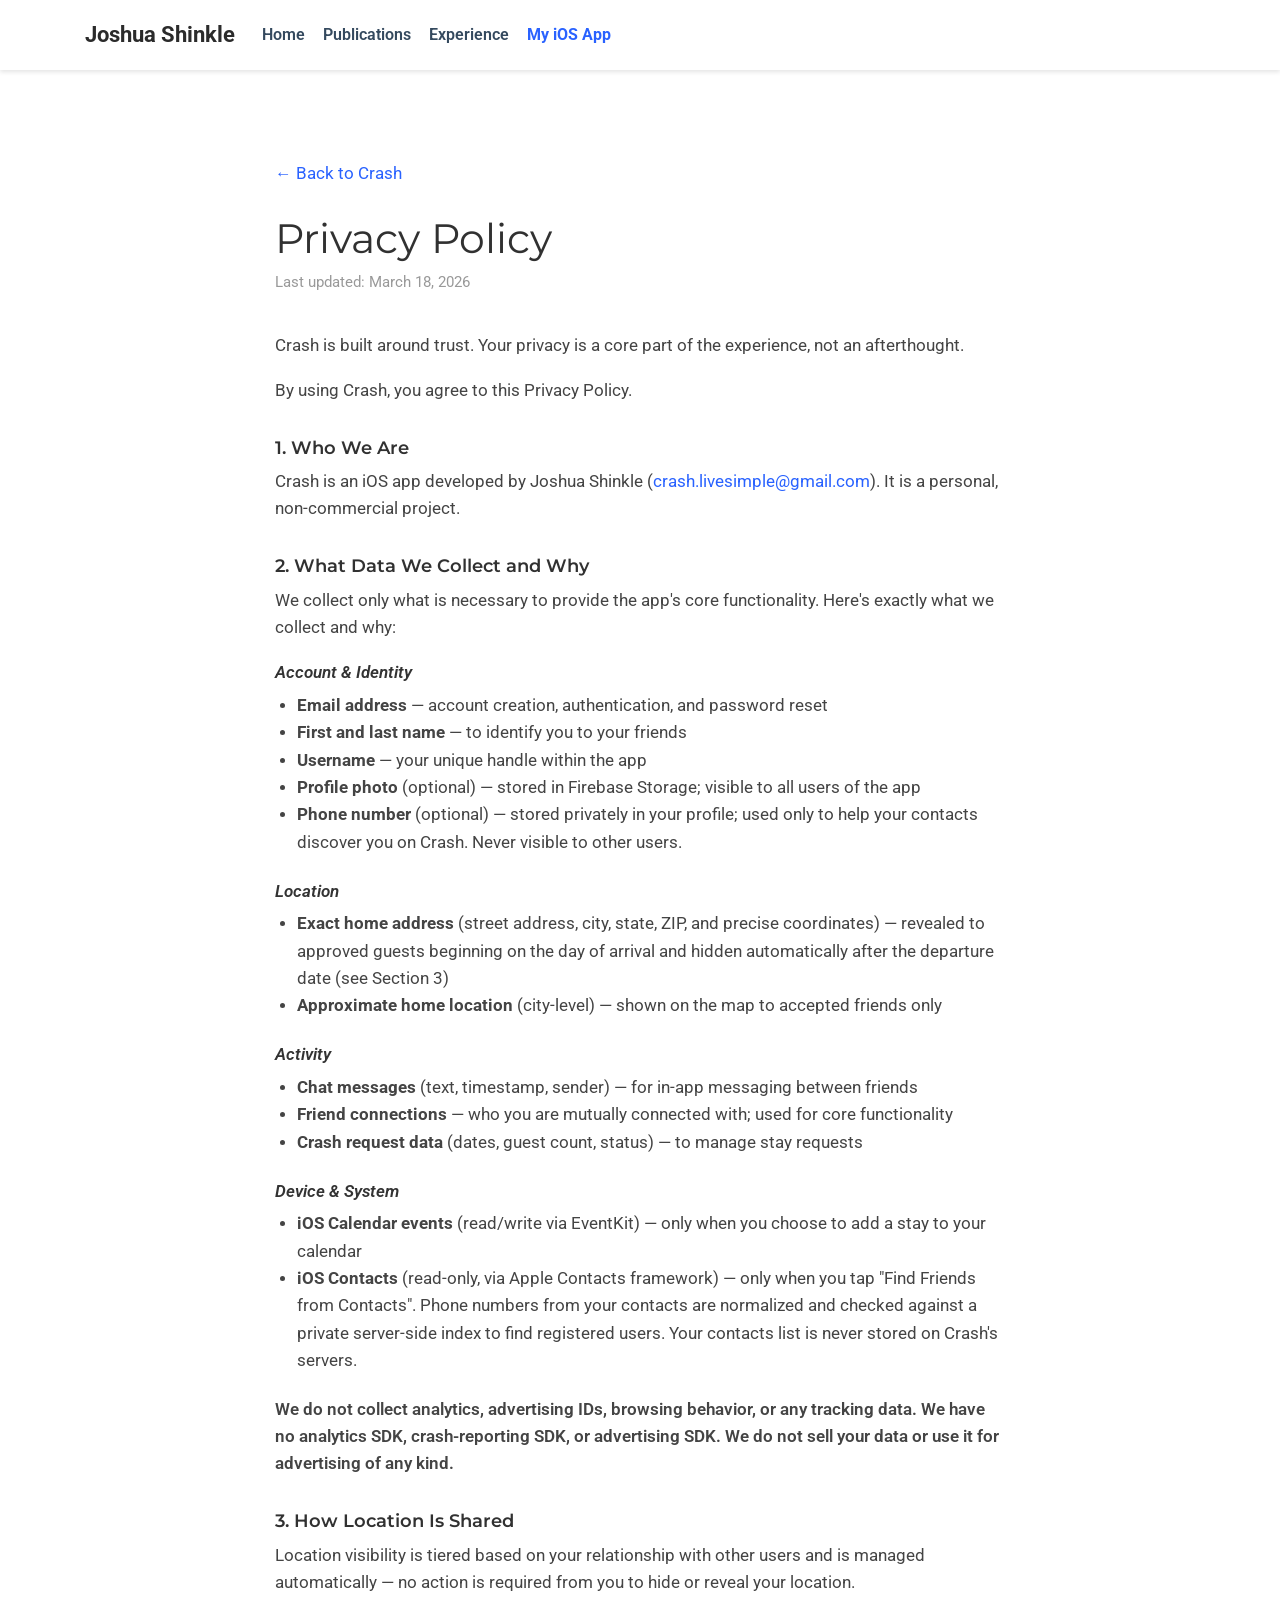
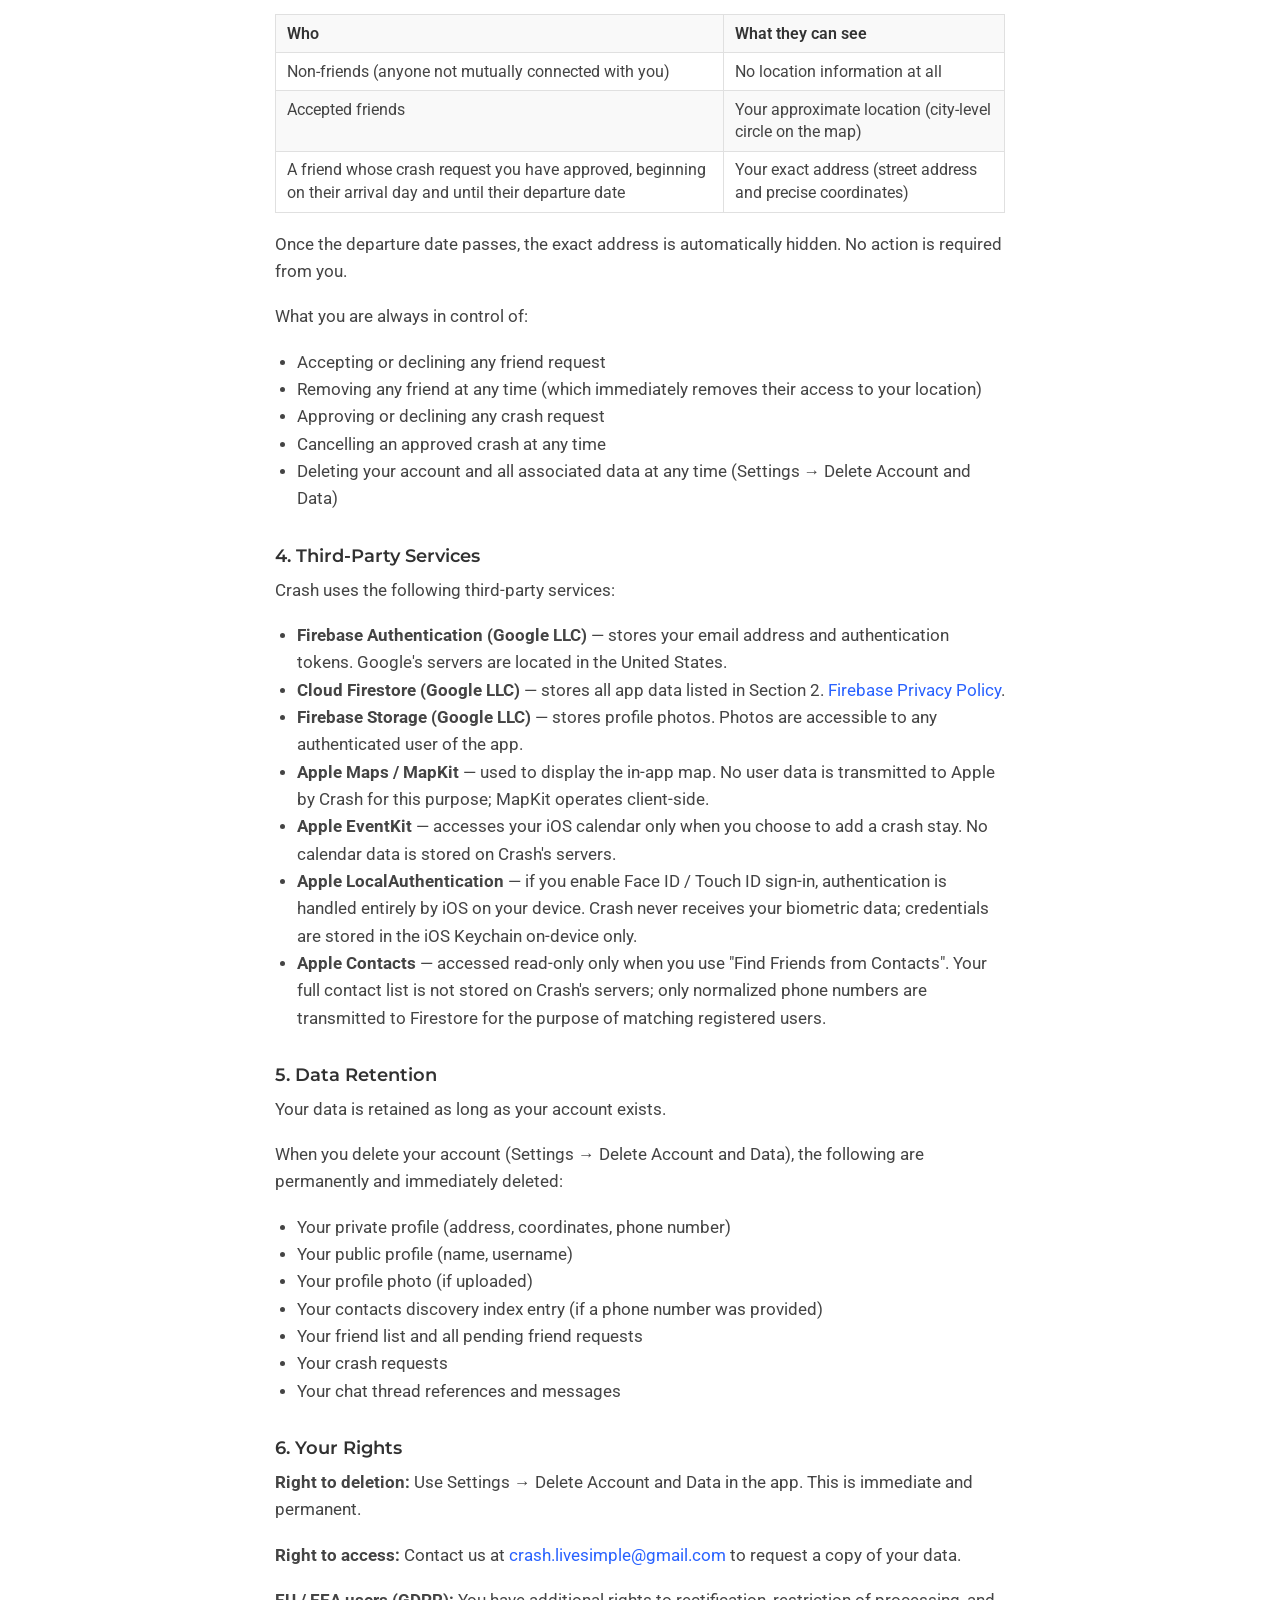
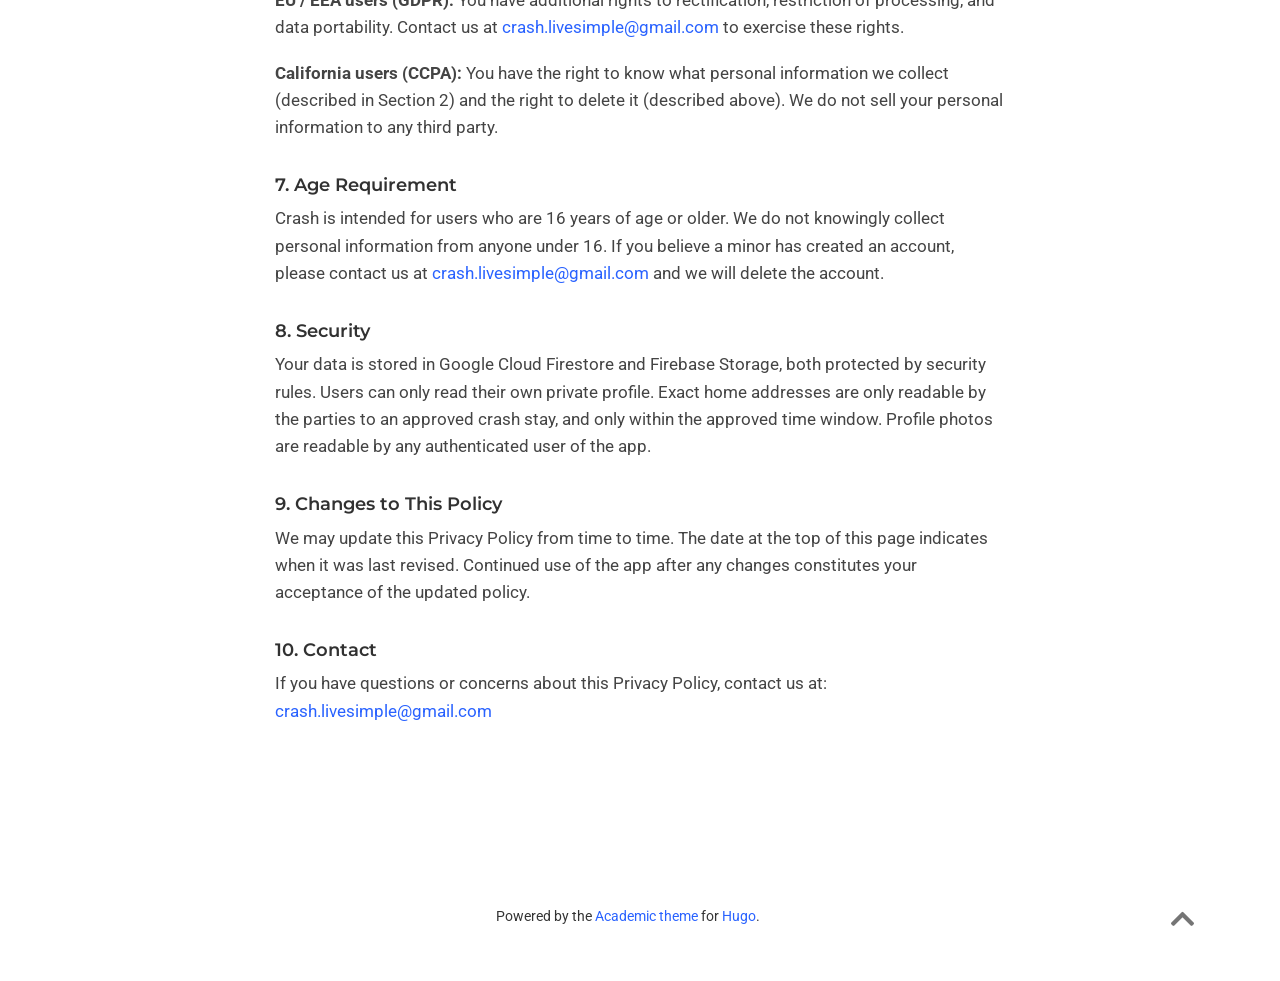
<file: crash/privacy/index.html>
<!DOCTYPE html>
<html lang="en-us">
<head>

  <meta charset="utf-8">
  <meta name="viewport" content="width=device-width, initial-scale=1">
  <meta http-equiv="X-UA-Compatible" content="IE=edge">

  <meta name="author" content="Joshua Shinkle">
  <meta name="description" content="Crash Privacy Policy">
  <meta name="theme-color" content="#2962ff">

  <link rel="stylesheet" href="https://use.fontawesome.com/releases/v5.6.0/css/all.css" integrity="sha384-aOkxzJ5uQz7WBObEZcHvV5JvRW3TUc2rNPA7pe3AwnsUohiw1Vj2Rgx2KSOkF5+h" crossorigin="anonymous">
  <link rel="stylesheet" href="//fonts.googleapis.com/css?family=Montserrat:400,500|Roboto:400,400italic,500|Roboto+Mono">
  <link rel="stylesheet" href="/css/academic.css">
  <link rel="canonical" href="/crash/privacy/">

  <meta property="og:site_name" content="Joshua Shinkle">
  <meta property="og:url" content="/crash/privacy/">
  <meta property="og:title" content="Crash Privacy Policy">
  <meta property="og:locale" content="en-us">

  <title>Privacy Policy – Crash</title>

  <style>
    .privacy-body {
      padding-top: 5rem;
      padding-bottom: 3rem;
    }
    .privacy-body h1 {
      margin-bottom: 0.3rem;
    }
    .last-updated {
      color: #999;
      font-size: 0.85rem;
      margin-bottom: 2rem;
      display: block;
    }
    .privacy-body h3 {
      font-size: 1rem;
      font-weight: 600;
      margin-top: 1.8rem;
      margin-bottom: 0.5rem;
    }
    .privacy-body p,
    .privacy-body li {
      font-size: 0.92rem;
      color: #444;
      line-height: 1.65;
    }
    .privacy-body ul {
      padding-left: 1.2rem;
    }
    .privacy-note {
      font-weight: 600;
      color: #222;
    }
    .data-group {
      margin-bottom: 1.2rem;
    }
    .data-group-label {
      font-weight: 600;
      font-style: italic;
      color: #333;
      font-size: 0.92rem;
      margin-bottom: 0.3rem;
    }
    .location-table {
      width: 100%;
      border-collapse: collapse;
      font-size: 0.88rem;
      margin: 0.8rem 0 1rem;
    }
    .location-table th {
      text-align: left;
      padding: 0.4rem 0.6rem;
      background: #f5f5f5;
      font-weight: 600;
      color: #333;
      border: 1px solid #e0e0e0;
    }
    .location-table td {
      padding: 0.4rem 0.6rem;
      border: 1px solid #e0e0e0;
      color: #444;
      vertical-align: top;
    }
  </style>

</head>
<body id="top">

<nav class="navbar navbar-light fixed-top navbar-expand-lg py-0" id="navbar-main">
  <div class="container">
    <a class="navbar-brand" href="/">Joshua Shinkle</a>
    <button type="button" class="navbar-toggler" data-toggle="collapse"
            data-target="#navbar" aria-controls="navbar" aria-expanded="false" aria-label="Toggle navigation">
      <span><i class="fas fa-bars"></i></span>
    </button>
    <div class="collapse navbar-collapse" id="navbar">
      <ul class="navbar-nav mr-auto">
        <li class="nav-item">
          <a class="nav-link" href="/#about"><span>Home</span></a>
        </li>
        <li class="nav-item">
          <a class="nav-link" href="/#publications"><span>Publications</span></a>
        </li>
        <li class="nav-item">
          <a class="nav-link" href="/#experience"><span>Experience</span></a>
        </li>
        <li class="nav-item">
          <a class="nav-link active" href="/crash/"><span>My iOS App</span></a>
        </li>
      </ul>
      <ul class="navbar-nav ml-auto">
      </ul>
    </div>
  </div>
</nav>

<div class="privacy-body">
  <div class="container">
    <div class="row justify-content-center">
      <div class="col-12 col-md-8">

        <p style="margin-bottom: 1.5rem;"><a href="/crash/">&larr; Back to Crash</a></p>

        <h1>Privacy Policy</h1>
        <span class="last-updated">Last updated: March 18, 2026</span>

        <p>Crash is built around trust. Your privacy is a core part of the experience, not an afterthought.</p>
        <p>By using Crash, you agree to this Privacy Policy.</p>

        <h3>1. Who We Are</h3>
        <p>Crash is an iOS app developed by Joshua Shinkle (<a href="mailto:crash.livesimple@gmail.com">crash.livesimple@gmail.com</a>). It is a personal, non-commercial project.</p>

        <h3>2. What Data We Collect and Why</h3>
        <p>We collect only what is necessary to provide the app's core functionality. Here's exactly what we collect and why:</p>

        <div class="data-group">
          <div class="data-group-label">Account &amp; Identity</div>
          <ul>
            <li><strong>Email address</strong> — account creation, authentication, and password reset</li>
            <li><strong>First and last name</strong> — to identify you to your friends</li>
            <li><strong>Username</strong> — your unique handle within the app</li>
            <li><strong>Profile photo</strong> (optional) — stored in Firebase Storage; visible to all users of the app</li>
            <li><strong>Phone number</strong> (optional) — stored privately in your profile; used only to help your contacts discover you on Crash. Never visible to other users.</li>
          </ul>
        </div>

        <div class="data-group">
          <div class="data-group-label">Location</div>
          <ul>
            <li><strong>Exact home address</strong> (street address, city, state, ZIP, and precise coordinates) — revealed to approved guests beginning on the day of arrival and hidden automatically after the departure date (see Section 3)</li>
            <li><strong>Approximate home location</strong> (city-level) — shown on the map to accepted friends only</li>
          </ul>
        </div>

        <div class="data-group">
          <div class="data-group-label">Activity</div>
          <ul>
            <li><strong>Chat messages</strong> (text, timestamp, sender) — for in-app messaging between friends</li>
            <li><strong>Friend connections</strong> — who you are mutually connected with; used for core functionality</li>
            <li><strong>Crash request data</strong> (dates, guest count, status) — to manage stay requests</li>
          </ul>
        </div>

        <div class="data-group">
          <div class="data-group-label">Device &amp; System</div>
          <ul>
            <li><strong>iOS Calendar events</strong> (read/write via EventKit) — only when you choose to add a stay to your calendar</li>
            <li><strong>iOS Contacts</strong> (read-only, via Apple Contacts framework) — only when you tap "Find Friends from Contacts". Phone numbers from your contacts are normalized and checked against a private server-side index to find registered users. Your contacts list is never stored on Crash's servers.</li>
          </ul>
        </div>

        <p class="privacy-note">We do not collect analytics, advertising IDs, browsing behavior, or any tracking data. We have no analytics SDK, crash-reporting SDK, or advertising SDK. We do not sell your data or use it for advertising of any kind.</p>

        <h3>3. How Location Is Shared</h3>
        <p>Location visibility is tiered based on your relationship with other users and is managed automatically — no action is required from you to hide or reveal your location.</p>

        <table class="location-table">
          <tr>
            <th>Who</th>
            <th>What they can see</th>
          </tr>
          <tr>
            <td>Non-friends (anyone not mutually connected with you)</td>
            <td>No location information at all</td>
          </tr>
          <tr>
            <td>Accepted friends</td>
            <td>Your approximate location (city-level circle on the map)</td>
          </tr>
          <tr>
            <td>A friend whose crash request you have approved, beginning on their arrival day and until their departure date</td>
            <td>Your exact address (street address and precise coordinates)</td>
          </tr>
        </table>

        <p>Once the departure date passes, the exact address is automatically hidden. No action is required from you.</p>

        <p>What you are always in control of:</p>
        <ul>
          <li>Accepting or declining any friend request</li>
          <li>Removing any friend at any time (which immediately removes their access to your location)</li>
          <li>Approving or declining any crash request</li>
          <li>Cancelling an approved crash at any time</li>
          <li>Deleting your account and all associated data at any time (Settings → Delete Account and Data)</li>
        </ul>

        <h3>4. Third-Party Services</h3>
        <p>Crash uses the following third-party services:</p>
        <ul>
          <li><strong>Firebase Authentication (Google LLC)</strong> — stores your email address and authentication tokens. Google's servers are located in the United States.</li>
          <li><strong>Cloud Firestore (Google LLC)</strong> — stores all app data listed in Section 2. <a href="https://firebase.google.com/support/privacy" target="_blank" rel="noopener">Firebase Privacy Policy</a>.</li>
          <li><strong>Firebase Storage (Google LLC)</strong> — stores profile photos. Photos are accessible to any authenticated user of the app.</li>
          <li><strong>Apple Maps / MapKit</strong> — used to display the in-app map. No user data is transmitted to Apple by Crash for this purpose; MapKit operates client-side.</li>
          <li><strong>Apple EventKit</strong> — accesses your iOS calendar only when you choose to add a crash stay. No calendar data is stored on Crash's servers.</li>
          <li><strong>Apple LocalAuthentication</strong> — if you enable Face ID / Touch ID sign-in, authentication is handled entirely by iOS on your device. Crash never receives your biometric data; credentials are stored in the iOS Keychain on-device only.</li>
          <li><strong>Apple Contacts</strong> — accessed read-only only when you use "Find Friends from Contacts". Your full contact list is not stored on Crash's servers; only normalized phone numbers are transmitted to Firestore for the purpose of matching registered users.</li>
        </ul>

        <h3>5. Data Retention</h3>
        <p>Your data is retained as long as your account exists.</p>
        <p>When you delete your account (Settings → Delete Account and Data), the following are permanently and immediately deleted:</p>
        <ul>
          <li>Your private profile (address, coordinates, phone number)</li>
          <li>Your public profile (name, username)</li>
          <li>Your profile photo (if uploaded)</li>
          <li>Your contacts discovery index entry (if a phone number was provided)</li>
          <li>Your friend list and all pending friend requests</li>
          <li>Your crash requests</li>
          <li>Your chat thread references and messages</li>
        </ul>

        <h3>6. Your Rights</h3>
        <p><strong>Right to deletion:</strong> Use Settings → Delete Account and Data in the app. This is immediate and permanent.</p>
        <p><strong>Right to access:</strong> Contact us at <a href="mailto:crash.livesimple@gmail.com">crash.livesimple@gmail.com</a> to request a copy of your data.</p>
        <p><strong>EU / EEA users (GDPR):</strong> You have additional rights to rectification, restriction of processing, and data portability. Contact us at <a href="mailto:crash.livesimple@gmail.com">crash.livesimple@gmail.com</a> to exercise these rights.</p>
        <p><strong>California users (CCPA):</strong> You have the right to know what personal information we collect (described in Section 2) and the right to delete it (described above). We do not sell your personal information to any third party.</p>

        <h3>7. Age Requirement</h3>
        <p>Crash is intended for users who are 16 years of age or older. We do not knowingly collect personal information from anyone under 16. If you believe a minor has created an account, please contact us at <a href="mailto:crash.livesimple@gmail.com">crash.livesimple@gmail.com</a> and we will delete the account.</p>

        <h3>8. Security</h3>
        <p>Your data is stored in Google Cloud Firestore and Firebase Storage, both protected by security rules. Users can only read their own private profile. Exact home addresses are only readable by the parties to an approved crash stay, and only within the approved time window. Profile photos are readable by any authenticated user of the app.</p>

        <h3>9. Changes to This Policy</h3>
        <p>We may update this Privacy Policy from time to time. The date at the top of this page indicates when it was last revised. Continued use of the app after any changes constitutes your acceptance of the updated policy.</p>

        <h3>10. Contact</h3>
        <p>If you have questions or concerns about this Privacy Policy, contact us at:<br>
        <a href="mailto:crash.livesimple@gmail.com">crash.livesimple@gmail.com</a></p>

      </div>
    </div>
  </div>
</div>

<div class="container">
  <footer class="site-footer">
    <p class="powered-by">
      Powered by the
      <a href="https://sourcethemes.com/academic/" target="_blank" rel="noopener">Academic theme</a> for
      <a href="https://gohugo.io" target="_blank" rel="noopener">Hugo</a>.
      <span class="float-right" aria-hidden="true">
        <a href="#" id="back_to_top">
          <span class="button_icon">
            <i class="fas fa-chevron-up fa-2x"></i>
          </span>
        </a>
      </span>
    </p>
  </footer>
</div>

<script src="https://cdnjs.cloudflare.com/ajax/libs/jquery/3.4.1/jquery.min.js" integrity="sha256-CSXorXvZcTkaix6Yvo6HppcZGetbYMGWSFlBw8HfCJo=" crossorigin="anonymous"></script>
<script src="/js/academic.js"></script>

</body>
</html>
</file>
